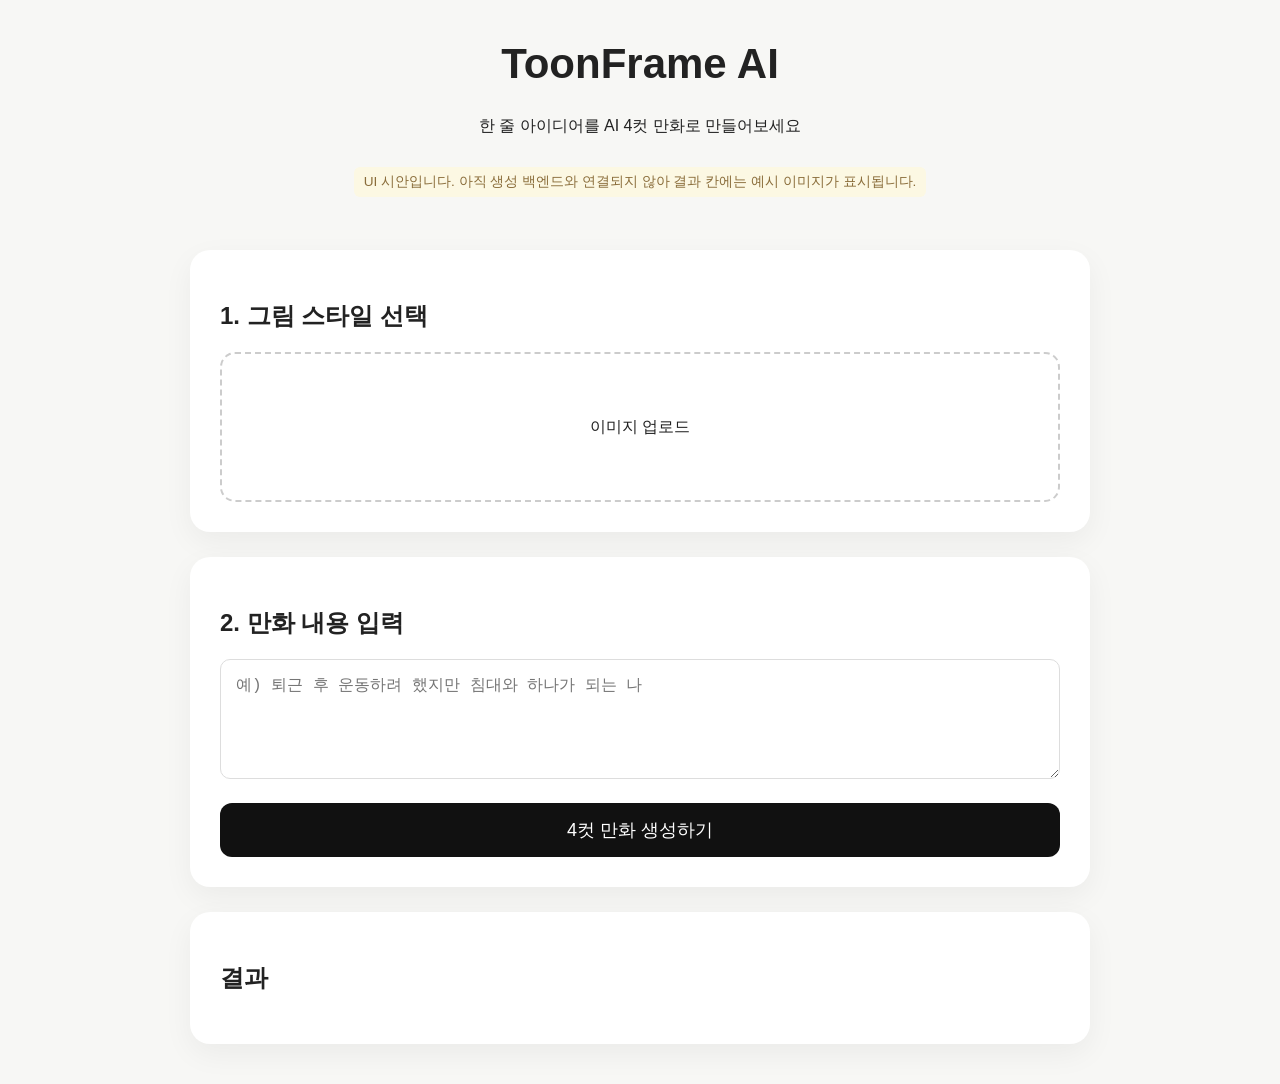
<file: DLthon_RAG/index.html>
<!DOCTYPE html>
<html lang="ko">
<head>
    <meta charset="UTF-8">
    <meta name="viewport" content="width=device-width, initial-scale=1.0">
    <title>ToonFrame AI</title>

    <link rel="stylesheet" href="styles.css">
</head>

<body>

<div class="container">

    <header>
        <h1>ToonFrame AI</h1>
        <p>한 줄 아이디어를 AI 4컷 만화로 만들어보세요</p>
        <p class="notice">UI 시안입니다. 아직 생성 백엔드와 연결되지 않아 결과 칸에는 예시 이미지가 표시됩니다.</p>
    </header>


    <section class="card">

        <h2>1. 그림 스타일 선택</h2>

        <label class="upload-box">

            <input 
                type="file" 
                id="styleImage"
                accept="image/*"
            >

            <span>
                이미지 업로드
            </span>

        </label>

        <img 
            id="preview"
            class="preview"
        >

    </section>



    <section class="card">

        <h2>2. 만화 내용 입력</h2>

        <textarea
            id="prompt"
            placeholder="예) 퇴근 후 운동하려 했지만 침대와 하나가 되는 나"
        ></textarea>


        <button id="generateBtn">
            4컷 만화 생성하기
        </button>

    </section>



    <section class="card result">

        <h2>결과</h2>

        <div id="loading">
            AI가 만화를 그리고 있습니다...
        </div>


        <div 
            id="comicGrid"
            class="comic-grid"
        >

        </div>


    </section>


</div>


<script src="app.js"></script>

</body>
</html>
</file>
<file: DLthon_RAG/styles.css>
* {
    box-sizing: border-box;
}


body {

    margin:0;

    font-family:
        Arial,
        sans-serif;

    background:#f7f7f5;

    color:#222;

}


.container {

    width:90%;

    max-width:900px;

    margin:40px auto;

}


header {

    text-align:center;

    margin-bottom:40px;

}


header h1 {

    font-size:42px;

}


.card {

    background:white;

    padding:30px;

    border-radius:20px;

    margin-bottom:25px;

    box-shadow:
        0 10px 30px rgba(0,0,0,0.05);

}


.upload-box {

    display:flex;

    justify-content:center;

    align-items:center;

    height:150px;

    border:2px dashed #ccc;

    border-radius:15px;

    cursor:pointer;

}


.upload-box input {

    display:none;

}


.preview {

    display:none;

    width:200px;

    margin-top:20px;

    border-radius:10px;

}



textarea {

    width:100%;

    height:120px;

    padding:15px;

    font-size:16px;

    border-radius:10px;

    border:1px solid #ddd;

}



button {


    width:100%;

    margin-top:20px;

    padding:15px;

    border:none;

    border-radius:12px;

    background:#111;

    color:white;

    font-size:18px;

    cursor:pointer;

}



button:hover {

    opacity:0.8;

}



#loading {

    display:none;

    text-align:center;

    padding:20px;

}



.comic-grid {

    display:grid;

    grid-template-columns:1fr 1fr;

    gap:15px;

}



.panel {

    aspect-ratio:1/1;

    background:#eee;

    border-radius:15px;

    overflow:hidden;

    display:flex;

    justify-content:center;

    align-items:center;

    font-size:18px;

}


.panel img {

    width:100%;

    height:100%;

    object-fit:cover;

}

.notice {
    font-size: 0.85rem;
    color: #8a6d3b;
    background: #fcf8e3;
    border-radius: 6px;
    padding: 6px 10px;
    display: inline-block;
}
</file>
